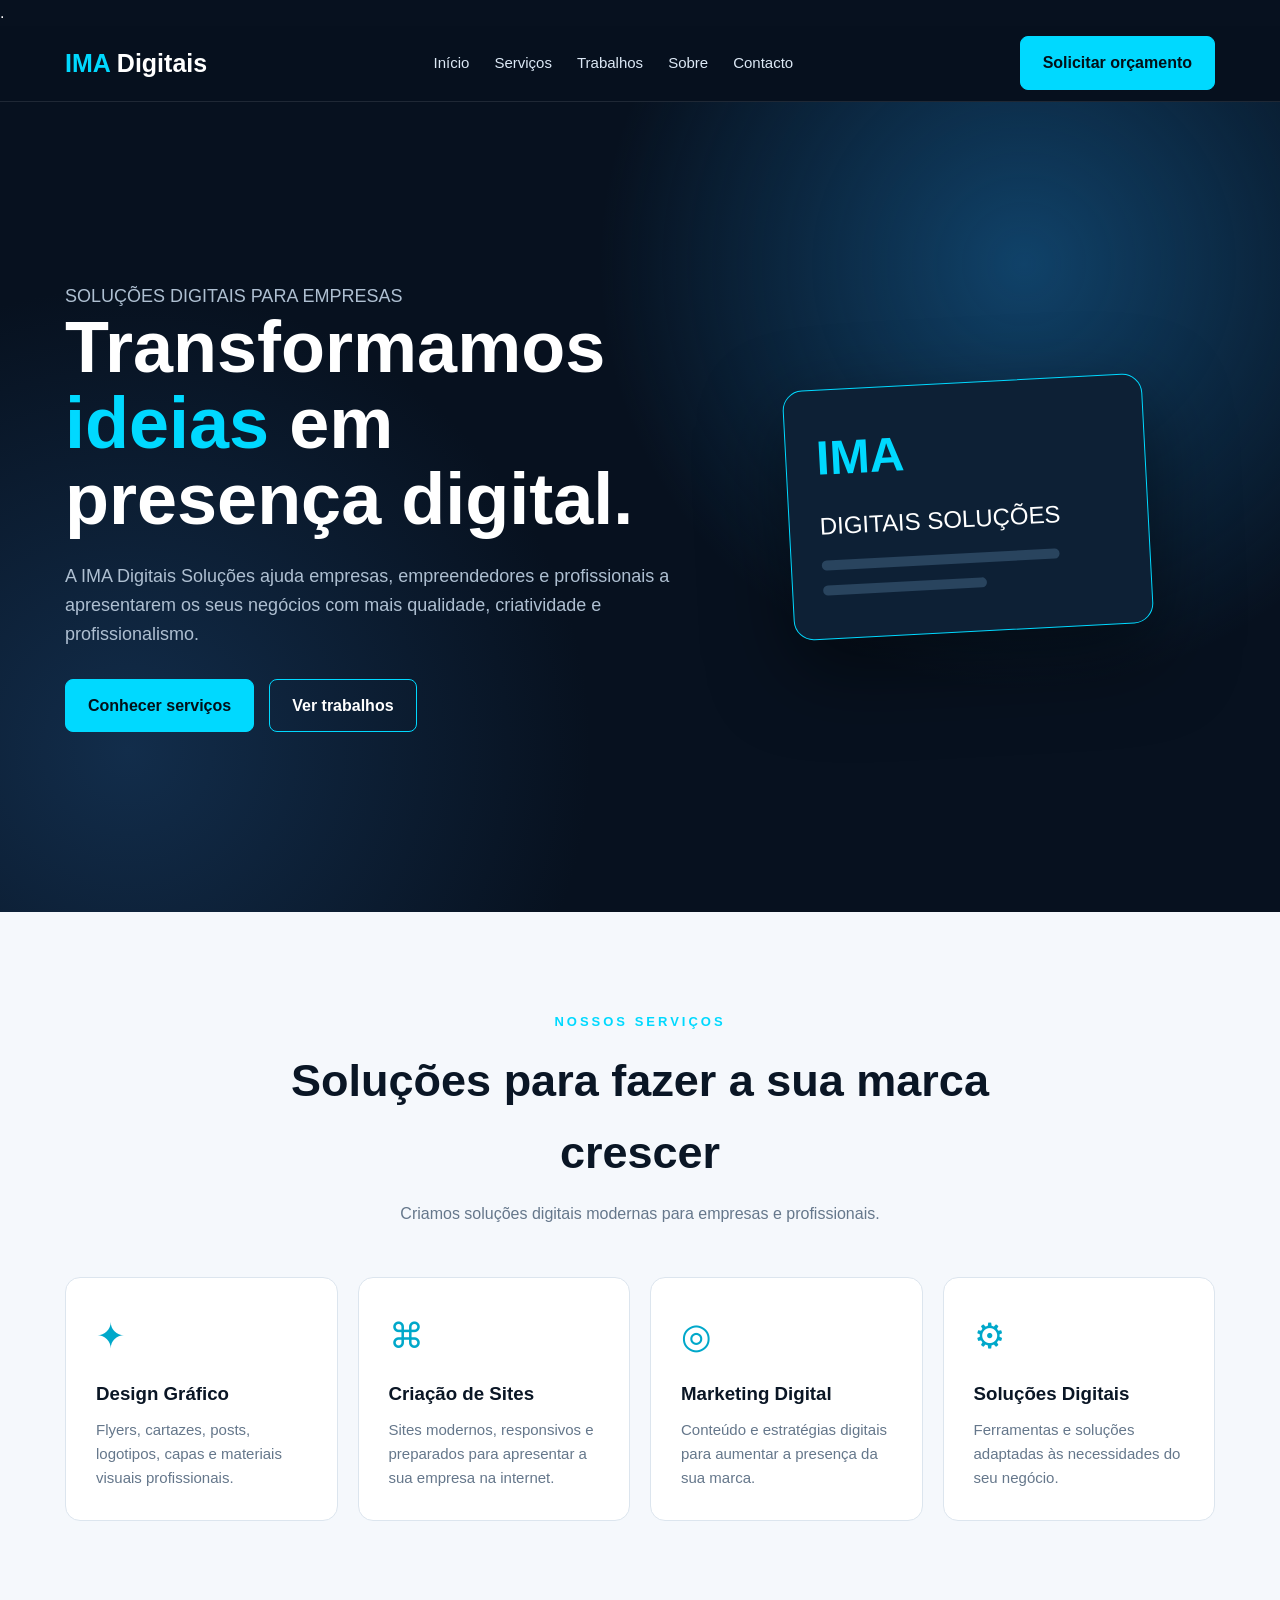
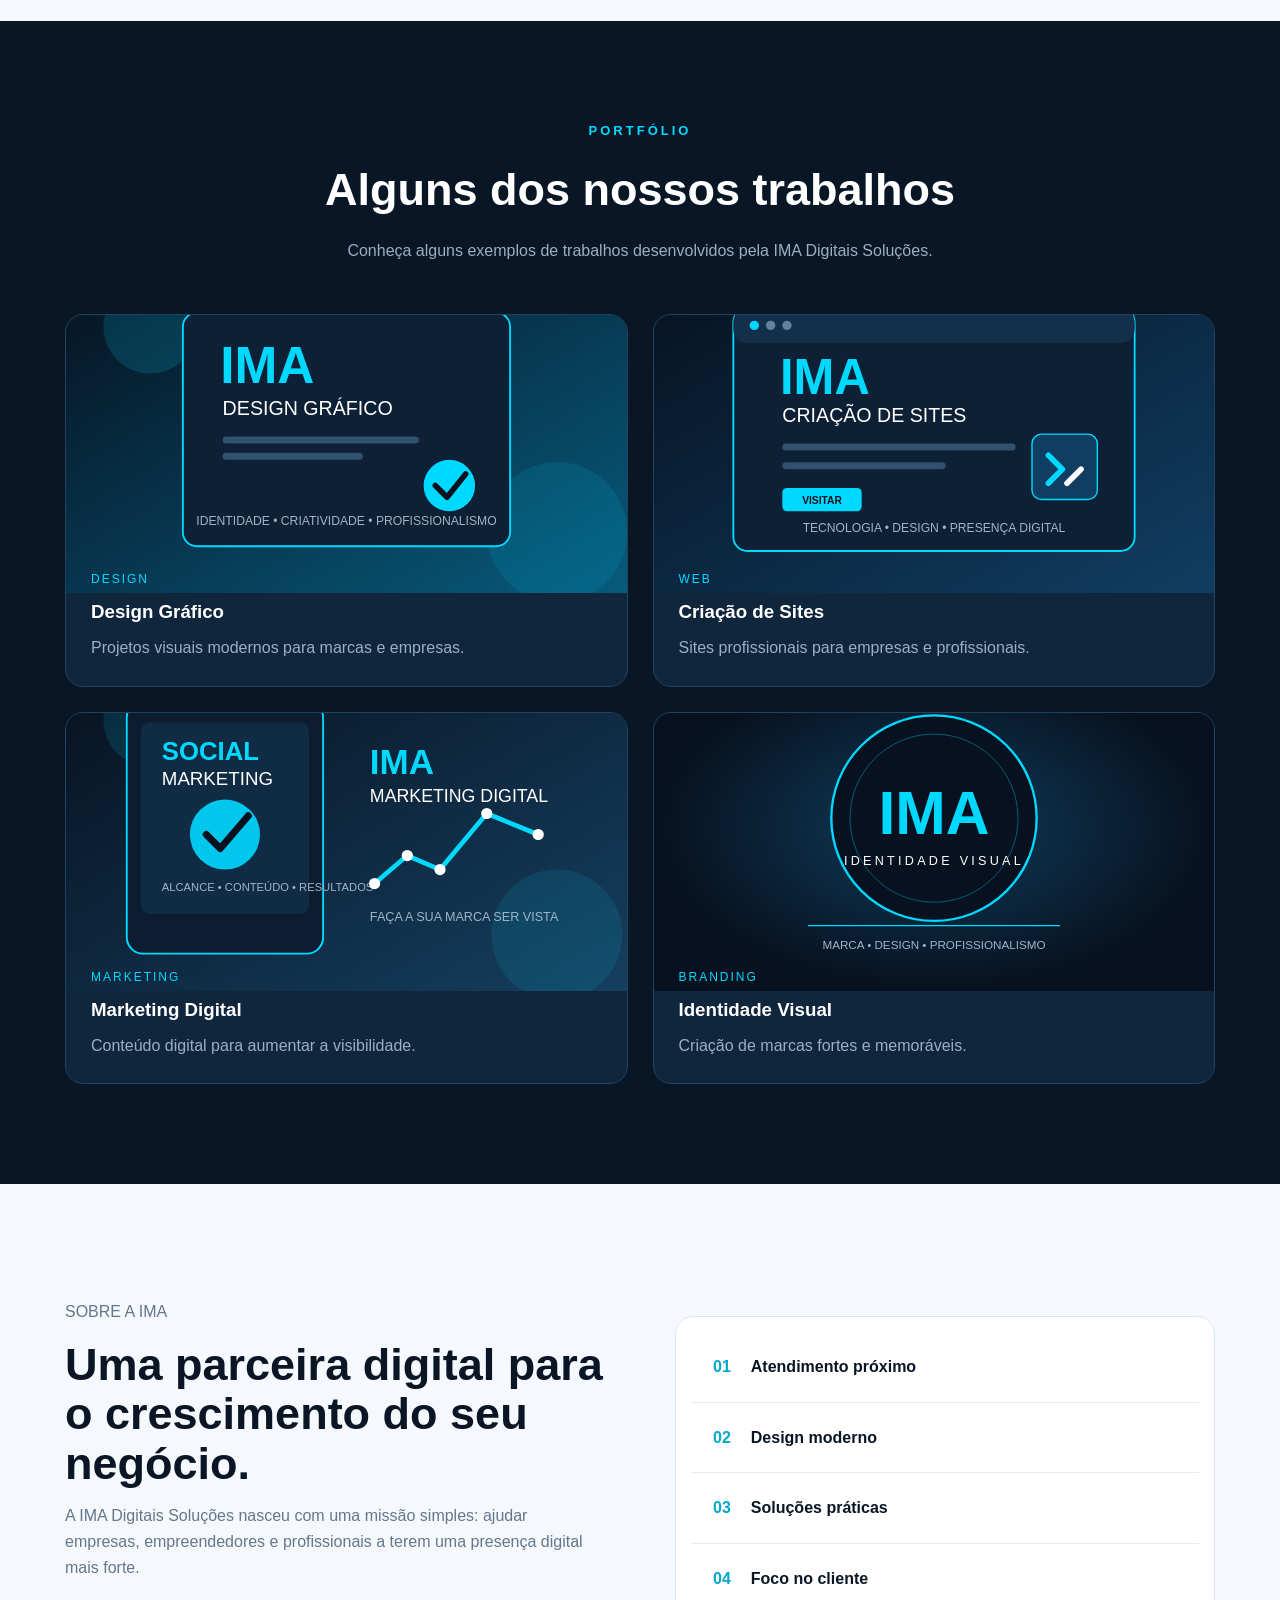
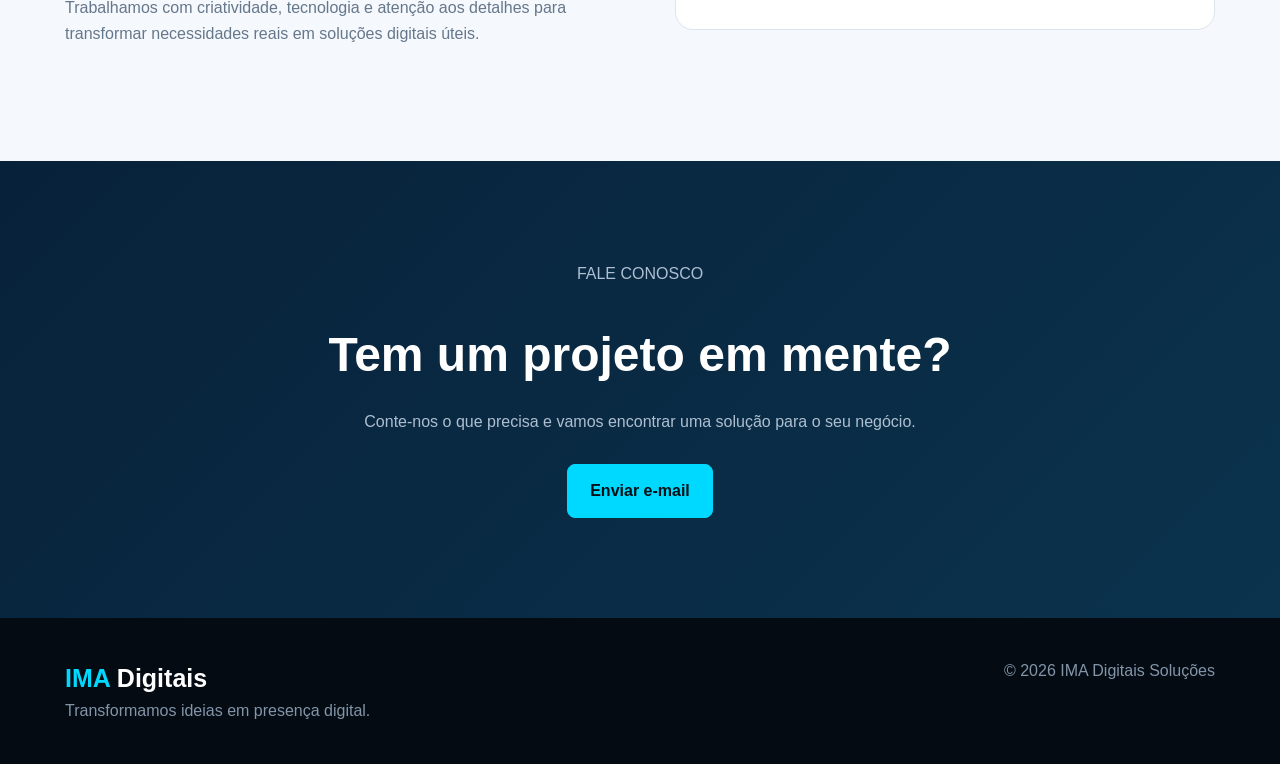
<file: index.html>
.<!DOCTYPE html>
<html lang="pt">
<head>
<meta charset="UTF-8">
<meta name="viewport" content="width=device-width, initial-scale=1.0">

<title>IMA Digitais Soluções</title>

<link rel="stylesheet" href="style.css">
</head>

<body>

<header>

<div class="container navbar">

<div class="logo">
<span>IMA</span> Digitais
</div>

<nav>

<a href="#inicio">Início</a>

<a href="#servicos">Serviços</a>

<a href="#trabalhos">Trabalhos</a>

<a href="#sobre">Sobre</a>

<a href="#contacto">Contacto</a>

</nav>

<a class="btn" href="#contacto">
Solicitar orçamento
</a>

</div>

</header>


<!-- INÍCIO -->

<section class="hero" id="inicio">

<div class="container hero-grid">

<div>

<p class="eyebrow">
SOLUÇÕES DIGITAIS PARA EMPRESAS
</p>

<h1>

Transformamos

<span>ideias</span>

em presença digital.

</h1>

<p>

A IMA Digitais Soluções ajuda empresas,
empreendedores e profissionais a apresentarem
os seus negócios com mais qualidade,
criatividade e profissionalismo.

</p>


<div class="hero-buttons">

<a class="btn" href="#servicos">
Conhecer serviços
</a>

<a class="btn btn-outline" href="#trabalhos">
Ver trabalhos
</a>

</div>

</div>


<div class="hero-visual">

<div class="visual-box">

<div class="visual-logo">
IMA
</div>

<div class="visual-title">
DIGITAIS SOLUÇÕES
</div>

<div class="visual-line"></div>

<div class="visual-line small"></div>

</div>

</div>

</div>

</section>



<!-- SERVIÇOS -->

<section class="services" id="servicos">

<div class="container">

<div class="section-title">

<span>NOSSOS SERVIÇOS</span>

<h2>
Soluções para fazer a sua marca crescer
</h2>

<p>
Criamos soluções digitais modernas para
empresas e profissionais.
</p>

</div>


<div class="service-grid">


<div class="service-card">

<div class="service-icon">
✦
</div>

<h3>
Design Gráfico
</h3>

<p>

Flyers, cartazes, posts,
logotipos, capas e materiais
visuais profissionais.

</p>

</div>



<div class="service-card">

<div class="service-icon">
⌘
</div>

<h3>
Criação de Sites
</h3>

<p>

Sites modernos, responsivos
e preparados para apresentar
a sua empresa na internet.

</p>

</div>



<div class="service-card">

<div class="service-icon">
◎
</div>

<h3>
Marketing Digital
</h3>

<p>

Conteúdo e estratégias digitais
para aumentar a presença
da sua marca.

</p>

</div>



<div class="service-card">

<div class="service-icon">
⚙
</div>

<h3>
Soluções Digitais
</h3>

<p>

Ferramentas e soluções
adaptadas às necessidades
do seu negócio.

</p>

</div>


</div>

</div>

</section>



<!-- TRABALHOS -->

<section class="portfolio" id="trabalhos">

<div class="container">

<div class="section-title">

<span>PORTFÓLIO</span>

<h2>
Alguns dos nossos trabalhos
</h2>

<p>

Conheça alguns exemplos de trabalhos
desenvolvidos pela IMA Digitais Soluções.

</p>

</div>


<div class="portfolio-grid">


<div class="project">

<div class="project-image">

<img src="imagens/design.svg"
alt="Design gráfico IMA">

</div>

<div class="project-info">

<span>DESIGN</span>

<h3>
Design Gráfico
</h3>

<p>
Projetos visuais modernos
para marcas e empresas.
</p>

</div>

</div>



<div class="project">

<div class="project-image">

<img src="imagens/web.svg"
alt="Criação de sites IMA">

</div>

<div class="project-info">

<span>WEB</span>

<h3>
Criação de Sites
</h3>

<p>
Sites profissionais para
empresas e profissionais.
</p>

</div>

</div>



<div class="project">

<div class="project-image">

<img src="imagens/marketing.svg"
alt="Marketing digital IMA">

</div>

<div class="project-info">

<span>MARKETING</span>

<h3>
Marketing Digital
</h3>

<p>
Conteúdo digital para
aumentar a visibilidade.
</p>

</div>

</div>



<div class="project">

<div class="project-image">

<img src="imagens/logo.svg"
alt="Identidade visual IMA">

</div>

<div class="project-info">

<span>BRANDING</span>

<h3>
Identidade Visual
</h3>

<p>
Criação de marcas fortes
e memoráveis.
</p>

</div>

</div>


</div>

</div>

</section>



<!-- SOBRE -->

<section class="about" id="sobre">

<div class="container about-grid">


<div>

<p class="eyebrow">
SOBRE A IMA
</p>

<h2>
Uma parceira digital
para o crescimento
do seu negócio.
</h2>

<p>

A IMA Digitais Soluções nasceu
com uma missão simples:
ajudar empresas, empreendedores
e profissionais a terem uma
presença digital mais forte.

</p>

<p>

Trabalhamos com criatividade,
tecnologia e atenção aos detalhes
para transformar necessidades
reais em soluções digitais úteis.

</p>

</div>



<div class="about-box">

<div class="about-item">

<span class="about-number">
01
</span>

<strong>
Atendimento próximo
</strong>

</div>


<div class="about-item">

<span class="about-number">
02
</span>

<strong>
Design moderno
</strong>

</div>


<div class="about-item">

<span class="about-number">
03
</span>

<strong>
Soluções práticas
</strong>

</div>


<div class="about-item">

<span class="about-number">
04
</span>

<strong>
Foco no cliente
</strong>

</div>

</div>


</div>

</section>



<!-- CONTACTO -->

<section class="contact" id="contacto">

<div class="container contact-box">

<p class="eyebrow">
FALE CONOSCO
</p>

<h2>
Tem um projeto em mente?
</h2>

<p>

Conte-nos o que precisa e vamos
encontrar uma solução para o
seu negócio.

</p>

<a class="btn"
href="mailto:contacto@imadigitais.com?subject=Pedido%20de%20orçamento">

Enviar e-mail

</a>

</div>

</section>



<footer>

<div class="container footer-content">

<div>

<div class="logo">
<span>IMA</span> Digitais
</div>

<p>
Transformamos ideias em presença digital.
</p>

</div>

<p>
© 2026 IMA Digitais Soluções
</p>

</div>

</footer>


</body>

</html>
</file>
<file: style.css>
* {
  margin: 0;
  padding: 0;
  box-sizing: border-box;
}

html {
  scroll-behavior: smooth;
}

body {
  font-family: Arial, Helvetica, sans-serif;
  background: #07111f;
  color: #ffffff;
  line-height: 1.6;
}

.container {
  width: 90%;
  max-width: 1150px;
  margin: auto;
}

/* MENU */
header {
  position: sticky;
  top: 0;
  z-index: 1000;
  background: rgba(7, 17, 31, 0.95);
  border-bottom: 1px solid rgba(255,255,255,0.1);
}

.navbar {
  min-height: 75px;
  display: flex;
  align-items: center;
  justify-content: space-between;
}

.logo {
  font-size: 25px;
  font-weight: bold;
  color: #ffffff;
}

.logo span {
  color: #00d9ff;
}

nav {
  display: flex;
  gap: 25px;
}

nav a {
  color: #dce8f5;
  text-decoration: none;
  font-size: 15px;
}

nav a:hover {
  color: #00d9ff;
}

/* BOTÕES */
.btn {
  display: inline-block;
  padding: 13px 22px;
  border-radius: 8px;
  background: #00d9ff;
  color: #031018;
  text-decoration: none;
  font-weight: bold;
  border: 1px solid #00d9ff;
  transition: 0.3s;
}

.btn:hover {
  transform: translateY(-3px);
  box-shadow: 0 10px 30px rgba(0,217,255,0.25);
}

.btn-outline {
  background: transparent;
  color: white;
}

/* HERO */
.hero {
  min-height: 90vh;
  display: flex;
  align-items: center;
  background:
    radial-gradient(circle at 80% 20%, #104269 0%, transparent 35%),
    radial-gradient(circle at 10% 80%, #122d4b 0%, transparent 35%);
}

.hero-grid {
  display: grid;
  grid-template-columns: 1.1fr 0.9fr;
  gap: 50px;
  align-items: center;
  padding: 80px 0;
}

.hero h1 {
  font-size: clamp(42px, 6vw, 72px);
  line-height: 1.05;
  margin-bottom: 25px;
}

.hero h1 span {
  color: #00d9ff;
}

.hero p {
  color: #aebfd1;
  font-size: 18px;
  max-width: 650px;
}

.hero-buttons {
  display: flex;
  gap: 15px;
  margin-top: 30px;
}

/* ILUSTRAÇÃO HERO */
.hero-visual {
  height: 420px;
  display: flex;
  justify-content: center;
  align-items: center;
}

.visual-box {
  width: 360px;
  height: 250px;
  border: 1px solid #00d9ff;
  border-radius: 20px;
  background: #0d2035;
  box-shadow: 0 30px 80px rgba(0,0,0,0.5);
  padding: 30px;
  transform: rotate(-3deg);
}

.visual-logo {
  font-size: 48px;
  font-weight: bold;
  color: #00d9ff;
}

.visual-title {
  font-size: 24px;
  margin-top: 10px;
}

.visual-line {
  height: 10px;
  background: #29445e;
  border-radius: 10px;
  margin-top: 15px;
  width: 80%;
}

.visual-line.small {
  width: 55%;
}

/* SEÇÕES */
section {
  padding: 100px 0;
}

.section-title {
  text-align: center;
  max-width: 750px;
  margin: 0 auto 50px;
}

.section-title span {
  color: #00d9ff;
  font-size: 13px;
  letter-spacing: 3px;
  font-weight: bold;
}

.section-title h2 {
  font-size: 45px;
  margin: 12px 0;
}

.section-title p {
  color: #65778b;
}

/* SERVIÇOS */
.services {
  background: #f5f8fc;
  color: #0a1625;
}

.service-grid {
  display: grid;
  grid-template-columns: repeat(4, 1fr);
  gap: 20px;
}

.service-card {
  background: white;
  padding: 30px;
  border-radius: 15px;
  border: 1px solid #dce5ee;
  transition: 0.3s;
}

.service-card:hover {
  transform: translateY(-8px);
  box-shadow: 0 20px 40px rgba(0,0,0,0.1);
}

.service-icon {
  font-size: 35px;
  margin-bottom: 15px;
  color: #00a8ca;
}

.service-card h3 {
  margin-bottom: 10px;
}

.service-card p {
  color: #65778b;
  font-size: 15px;
}

/* PORTFÓLIO */
.portfolio {
  background: #081625;
}

.portfolio .section-title p {
  color: #9cafc3;
}

.portfolio-grid {
  display: grid;
  grid-template-columns: repeat(2, 1fr);
  gap: 25px;
}

.project {
  background: #10263d;
  border-radius: 18px;
  overflow: hidden;
  border: 1px solid #23425e;
}

.project-image {
  height: 230px;
  display: flex;
  justify-content: center;
  align-items: center;
  background: linear-gradient(135deg, #0c4260, #07111f);
}

.project-image h3 {
  font-size: 45px;
  color: #00d9ff;
}

.project-info {
  padding: 25px;
}

.project-info span {
  color: #00d9ff;
  font-size: 12px;
  letter-spacing: 2px;
}

.project-info h3 {
  margin: 8px 0;
}

.project-info p {
  color: #9cafc3;
}

/* SOBRE */
.about {
  background: #f5f8fc;
  color: #0a1625;
}

.about-grid {
  display: grid;
  grid-template-columns: 1fr 1fr;
  gap: 70px;
  align-items: center;
}

.about h2 {
  font-size: 45px;
  line-height: 1.1;
  margin: 15px 0;
}

.about p {
  color: #65778b;
  margin: 15px 0;
}

.about-box {
  background: white;
  border-radius: 18px;
  padding: 15px;
  border: 1px solid #dce5ee;
}

.about-item {
  padding: 22px;
  border-bottom: 1px solid #e5ebf1;
  display: flex;
  gap: 20px;
}

.about-item:last-child {
  border-bottom: none;
}

.about-number {
  color: #00a8ca;
  font-weight: bold;
}

/* CONTACTO */
.contact {
  background: linear-gradient(135deg, #08213a, #0b334d);
}

.contact-box {
  text-align: center;
  max-width: 750px;
  margin: auto;
}

.contact-box h2 {
  font-size: 48px;
  margin: 15px 0;
}

.contact-box p {
  color: #aebfd1;
  margin-bottom: 30px;
}

/* RODAPÉ */
footer {
  background: #040b13;
  padding: 40px 0;
  color: #8295a9;
}

.footer-content {
  display: flex;
  justify-content: space-between;
  gap: 20px;
}

/* RESPONSIVO */
@media (max-width: 900px) {

  nav {
    display: none;
  }

  .hero-grid {
    grid-template-columns: 1fr;
  }

  .service-grid {
    grid-template-columns: repeat(2, 1fr);
  }

  .about-grid {
    grid-template-columns: 1fr;
  }

  .portfolio-grid {
    grid-template-columns: 1fr;
  }
}

@media (max-width: 600px) {

  section {
    padding: 70px 0;
  }

  .hero h1 {
    font-size: 43px;
  }

  .hero-buttons {
    flex-direction: column;
  }

  .service-grid {
    grid-template-columns: 1fr;
  }

  .section-title h2,
  .about h2,
  .contact-box h2 {
    font-size: 35px;
  }

  .footer-content {
    flex-direction: column;
  }
}
</file>
